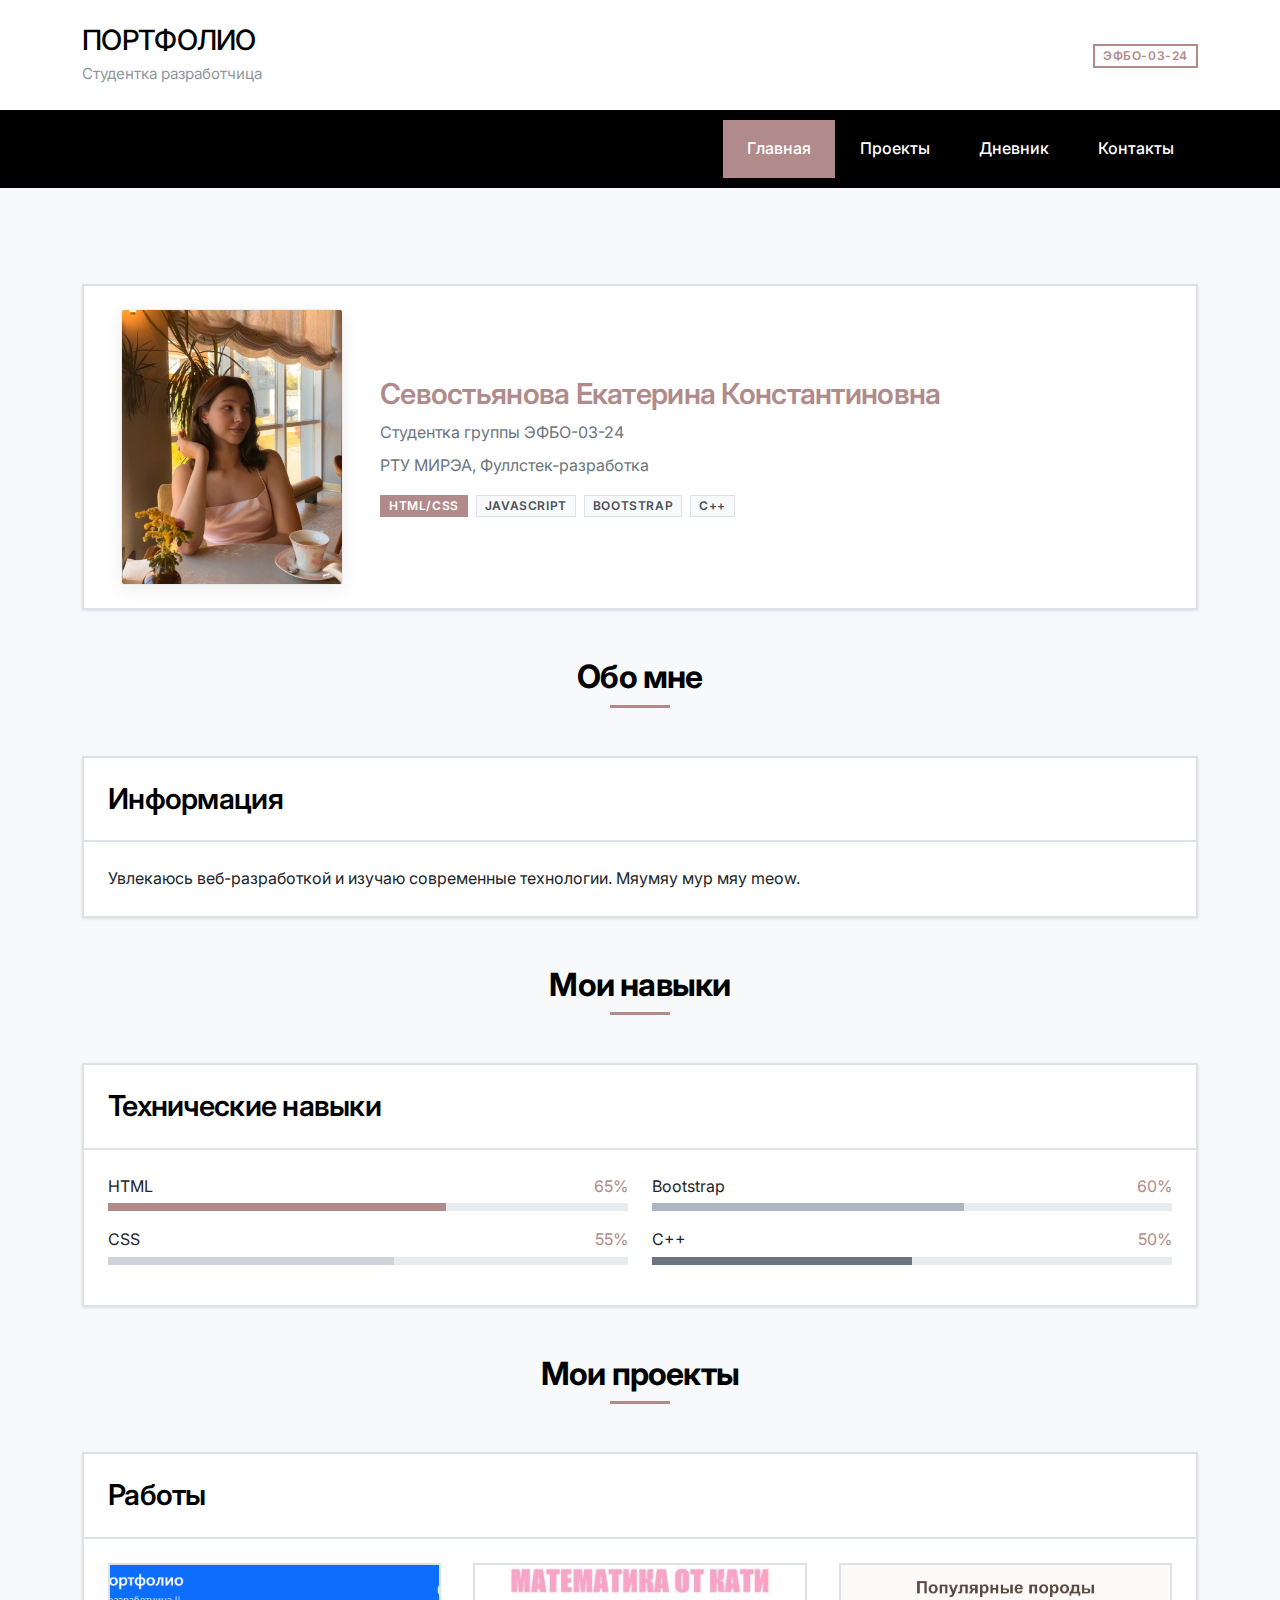
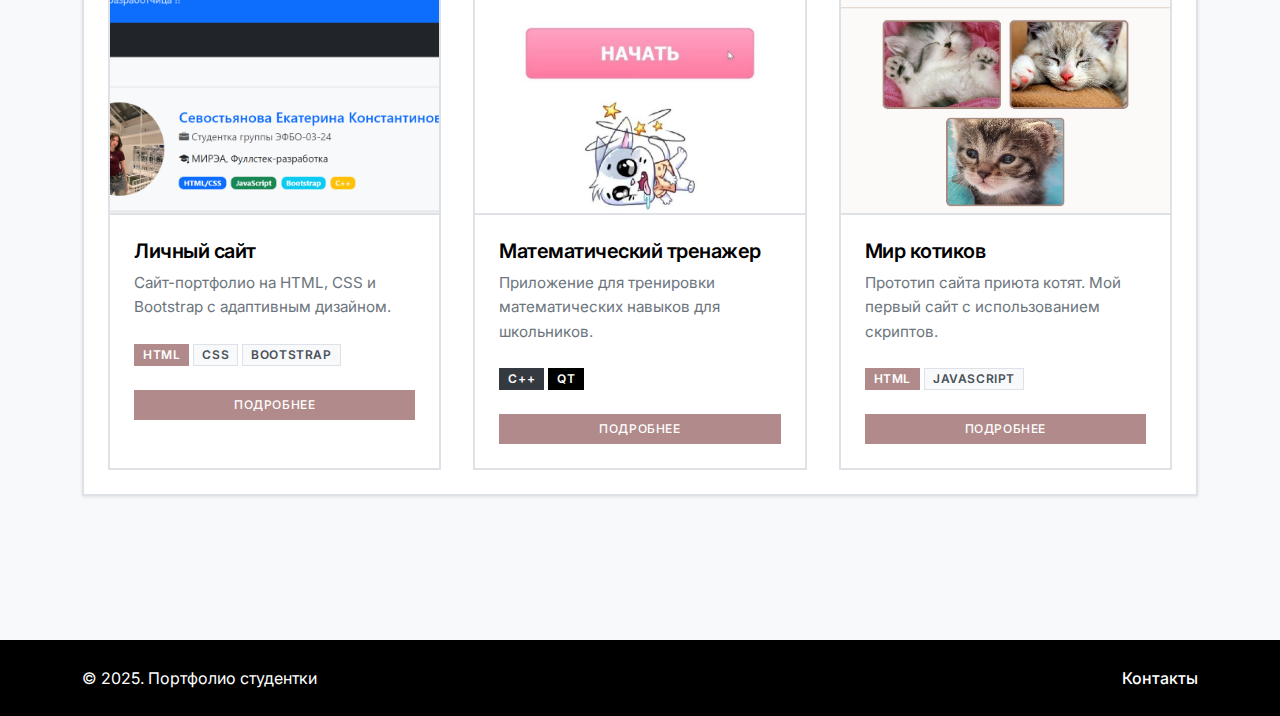
<file: index.html>
<!DOCTYPE html>
<html lang="ru">
<head>
    <meta charset="UTF-8">
    <meta name="viewport" content="width=device-width, initial-scale=1.0, viewport-fit=cover">
    <title>ПОРТФОЛИО</title>
    <link href="https://cdn.jsdelivr.net/npm/bootstrap@5.3.2/dist/css/bootstrap.min.css" rel="stylesheet">
    <link rel="stylesheet" href="https://fonts.googleapis.com/css2?family=Inter:wght@300;400;500;600;700&display=swap">
    <link rel="stylesheet" href="styles/styles.css">
</head>
<body class="bg-light">
    <a href="#main-content" class="skip-link">Перейти к основному содержимому</a>
    
    <div class="page-container">
        <header class="bg-primary text-white py-4" role="banner">
            <div class="container">
                <div class="row align-items-center">
                    <div class="col-md-8">
                        <h1 class="h3 mb-1">ПОРТФОЛИО</h1>
                        <p class="mb-0 opacity-75">Студентка разработчица</p>
                    </div>
                    <div class="col-md-4 text-md-end">
                        <span class="badge bg-light text-primary">ЭФБО-03-24</span>
                    </div>
                </div>
            </div>
        </header>

        <nav class="navbar navbar-expand-lg navbar-dark bg-dark sticky-top" role="navigation" aria-label="Основная навигация">
            <div class="container">
                <button class="navbar-toggler" type="button" data-bs-toggle="collapse" data-bs-target="#navbarNav" aria-controls="navbarNav" aria-expanded="false" aria-label="Переключить навигацию">
                    <span class="navbar-toggler-icon"></span>
                </button>
                <div class="collapse navbar-collapse" id="navbarNav">
                    <ul class="navbar-nav ms-auto">
                        <li class="nav-item">
                            <a class="nav-link active" href="index.html" aria-current="page">Главная</a>
                        </li>
                        <li class="nav-item">
                            <a class="nav-link" href="pages/projects.html">Проекты</a>
                        </li>
                        <li class="nav-item">
                            <a class="nav-link" href="pages/diary.html">Дневник</a>
                        </li>
                        <li class="nav-item">
                            <a class="nav-link" href="pages/contacts.html">Контакты</a>
                        </li>
                    </ul>
                </div>
            </div>
        </nav>

        <main id="main-content" class="container my-5" role="main">
            <section id="profile" class="mb-5">
                <div class="card shadow-sm">
                    <div class="card-body p-4">
                        <div class="row align-items-center">
                            <div class="col-md-3 text-center mb-4 mb-md-0">
                                <img src="images/me.jpg" alt="Фото студента Севостьяновой Екатерины" class="profile-image" width="200" height="200">
                            </div>
                            <div class="col-md-9">
                                <h2 class="card-title h4 text-primary mb-2">Севостьянова Екатерина Константиновна</h2>
                                <p class="card-text text-muted mb-2">Студентка группы ЭФБО-03-24</p>
                                <p class="card-text text-muted mb-3">РТУ МИРЭА, Фуллстек-разработка</p>
                                <div class="d-flex gap-2 flex-wrap">
                                    <span class="badge bg-primary">HTML/CSS</span>
                                    <span class="badge bg-success">JavaScript</span>
                                    <span class="badge bg-info">Bootstrap</span>
                                    <span class="badge bg-warning">C++</span>
                                </div>
                            </div>
                        </div>
                    </div>
                </div>
            </section>

            <section id="about" class="mb-5">
                <h2 class="section-title">Обо мне</h2>
                <div class="card shadow-sm">
                    <div class="card-header bg-light">
                        <h3 class="card-title h5 mb-0">Информация</h3>
                    </div>
                    <div class="card-body">
                        <p class="card-text">
                            Увлекаюсь веб-разработкой и изучаю современные технологии.
                            Мяумяу мур мяу meow.
                        </p>
                    </div>
                </div>
            </section>

            <section id="skills" class="mb-5">
                <h2 class="section-title">Мои навыки</h2>
                <div class="card shadow-sm">
                    <div class="card-header bg-light">
                        <h3 class="card-title h5 mb-0">Технические навыки</h3>
                    </div>
                    <div class="card-body">
                        <div class="row">
                            <div class="col-md-6 mb-4 mb-md-0">
                                <div class="mb-3">
                                    <div class="d-flex justify-content-between mb-1">
                                        <span>HTML</span>
                                        <span class="text-primary">65%</span>
                                    </div>
                                    <div class="progress" style="height: 8px;">
                                        <div class="progress-bar bg-primary" style="width: 65%" role="progressbar" aria-valuenow="65" aria-valuemin="0" aria-valuemax="100"></div>
                                    </div>
                                </div>
                                <div class="mb-3">
                                    <div class="d-flex justify-content-between mb-1">
                                        <span>CSS</span>
                                        <span class="text-primary">55%</span>
                                    </div>
                                    <div class="progress" style="height: 8px;">
                                        <div class="progress-bar bg-success" style="width: 55%" role="progressbar" aria-valuenow="55" aria-valuemin="0" aria-valuemax="100"></div>
                                    </div>
                                </div>
                            </div>
                            <div class="col-md-6">
                                <div class="mb-3">
                                    <div class="d-flex justify-content-between mb-1">
                                        <span>Bootstrap</span>
                                        <span class="text-primary">60%</span>
                                    </div>
                                    <div class="progress" style="height: 8px;">
                                        <div class="progress-bar bg-info" style="width: 60%" role="progressbar" aria-valuenow="60" aria-valuemin="0" aria-valuemax="100"></div>
                                    </div>
                                </div>
                                <div class="mb-3">
                                    <div class="d-flex justify-content-between mb-1">
                                        <span>C++</span>
                                        <span class="text-primary">50%</span>
                                    </div>
                                    <div class="progress" style="height: 8px;">
                                        <div class="progress-bar bg-warning" style="width: 50%" role="progressbar" aria-valuenow="50" aria-valuemin="0" aria-valuemax="100"></div>
                                    </div>
                                </div>
                            </div>
                        </div>
                    </div>
                </div>
            </section>

            <section id="projects">
                <h2 class="section-title">Мои проекты</h2>
                <div class="card shadow-sm">
                    <div class="card-header bg-light">
                        <h3 class="card-title h5 mb-0">Работы</h3>
                    </div>
                    <div class="card-body">
                        <div class="projects-grid">
                            <div class="project-card">
                                <img src="images/port.png" class="project-image" alt="Личный сайт - скриншот главной страницы портфолио" loading="lazy" width="400" height="300">
                                <div class="project-content">
                                    <h4 class="project-title">Личный сайт</h4>
                                    <p class="project-description">
                                        Сайт-портфолио на HTML, CSS и Bootstrap с адаптивным дизайном.
                                    </p>
                                    <div class="project-tags">
                                        <span class="badge bg-primary">HTML</span>
                                        <span class="badge bg-success">CSS</span>
                                        <span class="badge bg-info">Bootstrap</span>
                                    </div>
                                    <a href="pages/projects.html" class="btn btn-primary btn-sm w-100">Подробнее</a>
                                </div>
                            </div>

                            <div class="project-card">
                                <img src="images/tren.jpg" class="project-image" alt="Математический тренажер - интерфейс приложения" loading="lazy" width="400" height="300">
                                <div class="project-content">
                                    <h4 class="project-title">Математический тренажер</h4>
                                    <p class="project-description">
                                        Приложение для тренировки математических навыков для школьников.
                                    </p>
                                    <div class="project-tags">
                                        <span class="badge bg-secondary">C++</span>
                                        <span class="badge bg-dark">QT</span>
                                    </div>
                                    <a href="pages/projects.html" class="btn btn-primary btn-sm w-100">Подробнее</a>
                                </div>
                            </div>

                            <div class="project-card">
                                <img src="images/kot.png" class="project-image" alt="Мир котиков - главная страница сайта про кошек" loading="lazy" width="400" height="300">
                                <div class="project-content">
                                    <h4 class="project-title">Мир котиков</h4>
                                    <p class="project-description">
                                        Прототип сайта приюта котят. Мой первый сайт с использованием скриптов.
                                    </p>
                                    <div class="project-tags">
                                        <span class="badge bg-primary">HTML</span>
                                        <span class="badge bg-info">JavaScript</span>
                                    </div>
                                    <a href="pages/projects.html" class="btn btn-primary btn-sm w-100">Подробнее</a>
                                </div>
                            </div>
                        </div>
                    </div>
                </div>
            </section>
        </main>

        <footer class="bg-dark text-white py-4 mt-5" role="contentinfo">
            <div class="container">
                <div class="row align-items-center">
                    <div class="col-md-6">
                        <p class="mb-0">&copy; 2025. Портфолио студентки</p>
                    </div>
                    <div class="col-md-6 text-md-end">
                        <a href="pages/contacts.html" class="text-white text-decoration-none">Контакты</a>
                    </div>
                </div>
            </div>
        </footer>
    </div>

    <script src="https://cdn.jsdelivr.net/npm/bootstrap@5.3.2/dist/js/bootstrap.bundle.min.js"></script>
</body>
</html>
</file>
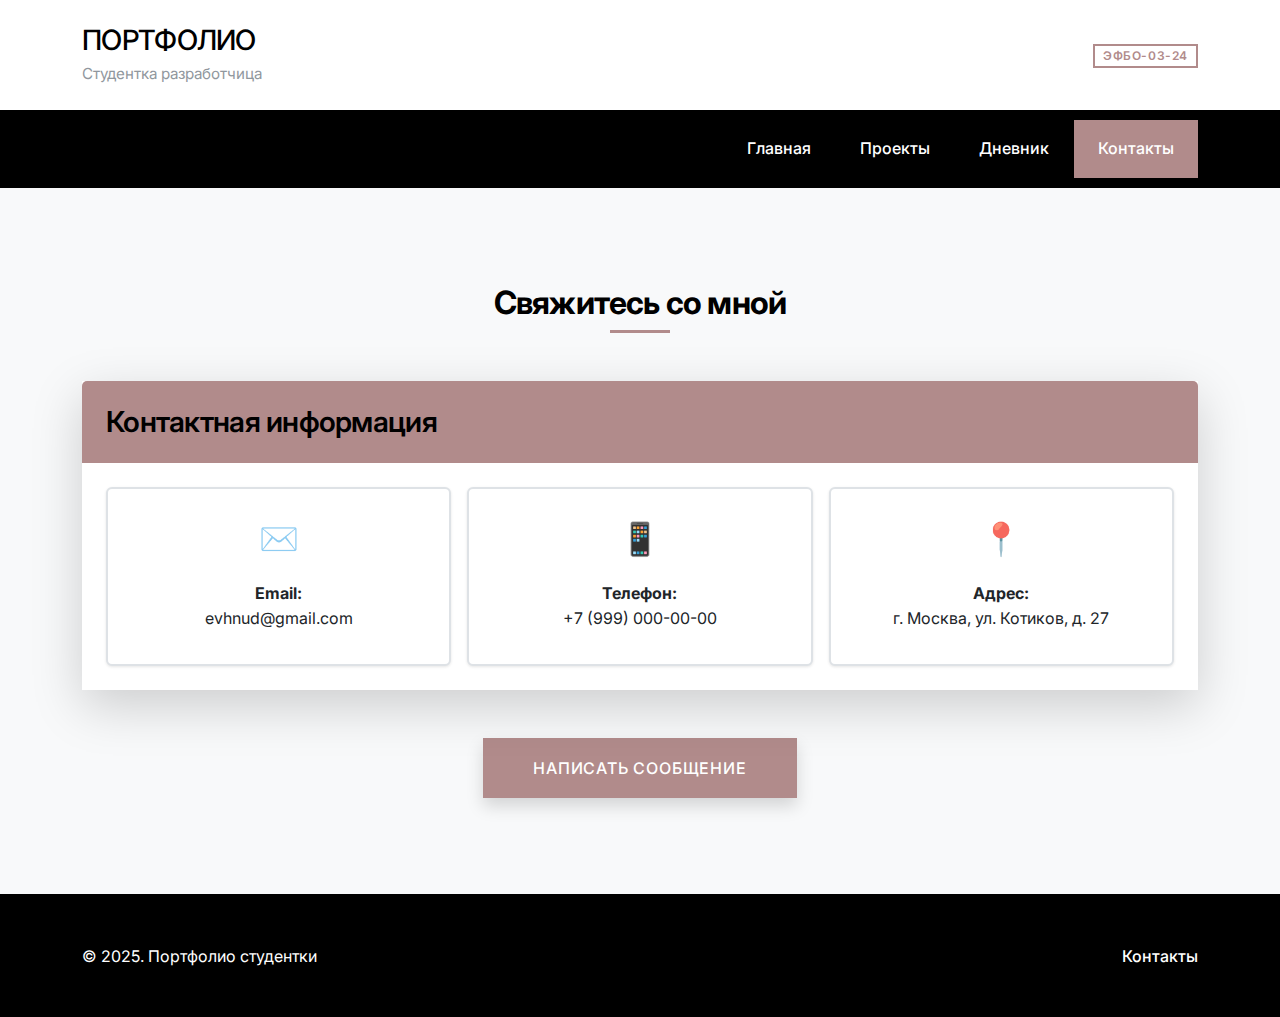
<file: pages/contacts.html>
<!DOCTYPE html>
<html lang="ru">
<head>
    <meta charset="UTF-8">
    <meta name="viewport" content="width=device-width, initial-scale=1.0, viewport-fit=cover">
    <title>Контакты - ПОРТФОЛИО</title>
    <link href="https://cdn.jsdelivr.net/npm/bootstrap@5.3.2/dist/css/bootstrap.min.css" rel="stylesheet">
    <link rel="stylesheet" href="https://fonts.googleapis.com/css2?family=Inter:wght@300;400;500;600;700&display=swap">
    <link rel="stylesheet" href="../styles/styles.css">
</head>
<body class="bg-light">
    <a href="#main-content" class="skip-link">Перейти к основному содержимому</a>

    <div class="page-container">
        <header class="bg-primary text-white py-4" role="banner">
            <div class="container">
                <div class="row align-items-center">
                    <div class="col-md-8">
                        <h1 class="h3 mb-1">ПОРТФОЛИО</h1>
                        <p class="mb-0 opacity-75">Студентка разработчица</p>
                    </div>
                    <div class="col-md-4 text-md-end">
                        <span class="badge bg-light text-primary">ЭФБО-03-24</span>
                    </div>
                </div>
            </div>
        </header>

        <nav class="navbar navbar-expand-lg navbar-dark bg-dark sticky-top" role="navigation" aria-label="Основная навигация">
            <div class="container">
                <button class="navbar-toggler" type="button" data-bs-toggle="collapse" data-bs-target="#navbarNav" aria-controls="navbarNav" aria-expanded="false" aria-label="Переключить навигацию">
                    <span class="navbar-toggler-icon"></span>
                </button>
                <div class="collapse navbar-collapse" id="navbarNav">
                    <ul class="navbar-nav ms-auto">
                        <li class="nav-item">
                            <a class="nav-link" href="../index.html">Главная</a>
                        </li>
                        <li class="nav-item">
                            <a class="nav-link" href="projects.html">Проекты</a>
                        </li>
                        <li class="nav-item">
                            <a class="nav-link" href="diary.html">Дневник</a>
                        </li>
                        <li class="nav-item">
                            <a class="nav-link active" href="contacts.html" aria-current="page">Контакты</a>
                        </li>
                    </ul>
                </div>
            </div>
        </nav>

        <main id="main-content" class="container my-5" role="main">
            <section id="contacts-section">
                <h1 class="section-title">Свяжитесь со мной</h1>

                <div class="card shadow-lg mb-5 border-0"> <!-- Изменено: убрана обводка, добавлена тень -->
                    <div class="card-header bg-primary text-white">
                        <h2 class="card-title h5 mb-0">Контактная информация</h2>
                    </div>
                    <div class="card-body">
                        <div class="row g-3">
                            <div class="col-lg-4 col-md-6">
                                <div class="text-center contact-item shadow-sm p-4 rounded bg-white"> <!-- Добавлены тени -->
                                    <div class="contact-icon">✉️</div>
                                    <p class="mb-2"><strong>Email:</strong><br>evhnud@gmail.com</p>
                                </div>
                            </div>
                            <div class="col-lg-4 col-md-6">
                                <div class="text-center contact-item shadow-sm p-4 rounded bg-white"> <!-- Добавлены тени -->
                                    <div class="contact-icon">📱</div>
                                    <p class="mb-2"><strong>Телефон:</strong><br>+7 (999) 000-00-00</p>
                                </div>
                            </div>
                            <div class="col-lg-4 col-md-6">
                                <div class="text-center contact-item shadow-sm p-4 rounded bg-white"> <!-- Добавлены тени -->
                                    <div class="contact-icon">📍</div>
                                    <p class="mb-0"><strong>Адрес:</strong><br>г. Москва, ул. Котиков, д. 27</p>
                                </div>
                            </div>
                        </div>
                    </div>
                </div>

                <div class="text-center">
                    <button class="btn btn-primary btn-lg px-5 py-3 shadow" data-bs-toggle="modal" data-bs-target="#feedbackModal" aria-label="Открыть форму обратной связи">
                        Написать сообщение
                    </button>
                </div>
            </section>
        </main>

        <footer class="bg-dark text-white py-5 mt-auto" role="contentinfo">
            <div class="container">
                <div class="row align-items-center">
                    <div class="col-md-6">
                        <p class="mb-0">&copy; 2025. Портфолио студентки</p>
                    </div>
                    <div class="col-md-6 text-md-end">
                        <a href="contacts.html" class="text-white text-decoration-none">Контакты</a>
                    </div>
                </div>
            </div>
        </footer>
    </div>

    <!-- Modal for Feedback Form -->
    <div class="modal fade" id="feedbackModal" tabindex="-1" aria-labelledby="feedbackModalLabel" aria-hidden="true" role="dialog">
        <div class="modal-dialog modal-dialog-centered">
            <div class="modal-content">
                <div class="modal-header bg-primary text-white">
                    <h2 class="modal-title h5" id="feedbackModalLabel">Форма обратной связи</h2>
                    <button type="button" class="btn-close btn-close-white" data-bs-dismiss="modal" aria-label="Закрыть"></button>
                </div>
                <div class="modal-body">
                    <form id="feedbackForm" novalidate>
                        <div class="mb-3">
                            <label for="name" class="form-label">
                                Имя <span class="text-danger" aria-hidden="true">*</span>
                            </label>
                            <input type="text" class="form-control" id="name" name="name" required 
                                   aria-required="true" aria-describedby="name-help" placeholder="Введите ваше имя">
                            <div id="name-help" class="form-text">Введите ваше полное имя</div>
                            <div class="invalid-feedback" id="name-error">Пожалуйста, введите ваше имя</div>
                        </div>

                        <div class="mb-3">
                            <label for="phone" class="form-label">
                                Телефон <span class="text-danger" aria-hidden="true">*</span>
                            </label>
                            <input type="tel" class="form-control" id="phone" name="phone" required 
                                   aria-required="true" pattern="\+7\s?[\(]{0,1}[0-9]{3}[\)]{0,1}\s?\d{3}[-]{0,1}\d{2}[-]{0,1}\d{2}"
                                   aria-describedby="phone-help" placeholder="+7 (999) 000-00-00">
                            <div id="phone-help" class="form-text">Формат: +7 (999) 000-00-00</div>
                            <div class="invalid-feedback" id="phone-error">Пожалуйста, введите корректный номер телефона</div>
                        </div>

                        <div class="mb-3">
                            <label for="email" class="form-label">
                                Электронная почта <span class="text-danger" aria-hidden="true">*</span>
                            </label>
                            <input type="email" class="form-control" id="email" name="email" required 
                                   aria-required="true" aria-describedby="email-help" placeholder="example@mail.ru">
                            <div id="email-help" class="form-text">Мы отправим ответ на этот адрес</div>
                            <div class="invalid-feedback" id="email-error">Пожалуйста, введите корректный email адрес</div>
                        </div>

                        <div class="mb-3">
                            <label for="category" class="form-label">
                                Категория обращения <span class="text-danger" aria-hidden="true">*</span>
                            </label>
                            <select id="category" name="category" class="form-select" required aria-required="true">
                                <option value="">Выберите категорию</option>
                                <option value="technical">Техническая поддержка</option>
                                <option value="commercial">Коммерческое предложение</option>
                                <option value="cooperation">Сотрудничество</option>
                                <option value="complaint">Жалоба</option>
                                <option value="suggestion">Предложение</option>
                                <option value="other">Другое</option>
                            </select>
                            <div class="invalid-feedback" id="category-error">Пожалуйста, выберите категорию обращения</div>
                        </div>

                        <div class="mb-4">
                            <label for="message" class="form-label">
                                Текст обращения <span class="text-danger" aria-hidden="true">*</span>
                            </label>
                            <textarea class="form-control" id="message" name="message" rows="4" required 
                                      aria-required="true" aria-describedby="message-help"
                                      placeholder="Опишите вашу проблему или вопрос..."></textarea>
                            <div id="message-help" class="form-text">Опишите подробно ваш вопрос или предложение</div>
                            <div class="invalid-feedback" id="message-error">Пожалуйста, введите текст обращения</div>
                        </div>

                        <div class="modal-footer justify-content-between">
                            <button type="button" class="btn btn-secondary" data-bs-dismiss="modal">Отмена</button>
                            <button type="submit" class="btn btn-primary">Отправить</button>
                        </div>
                    </form>
                </div>
            </div>
        </div>
    </div>

    <!-- Уведомление об успешной отправке -->
    <div id="success-message" class="alert alert-success alert-dismissible fade position-fixed top-0 start-50 translate-middle-x mt-3" 
         role="alert" aria-live="polite" aria-atomic="true" style="display: none; z-index: 1060;">
        <div class="d-flex align-items-center">
            <span>Сообщение успешно отправлено!</span>
            <button type="button" class="btn-close ms-2" data-bs-dismiss="alert" aria-label="Закрыть"></button>
        </div>
    </div>

    <script src="https://cdn.jsdelivr.net/npm/bootstrap@5.3.2/dist/js/bootstrap.bundle.min.js"></script>
    <script src="../scripts/contact.js"></script>
</body>
</html>
</file>
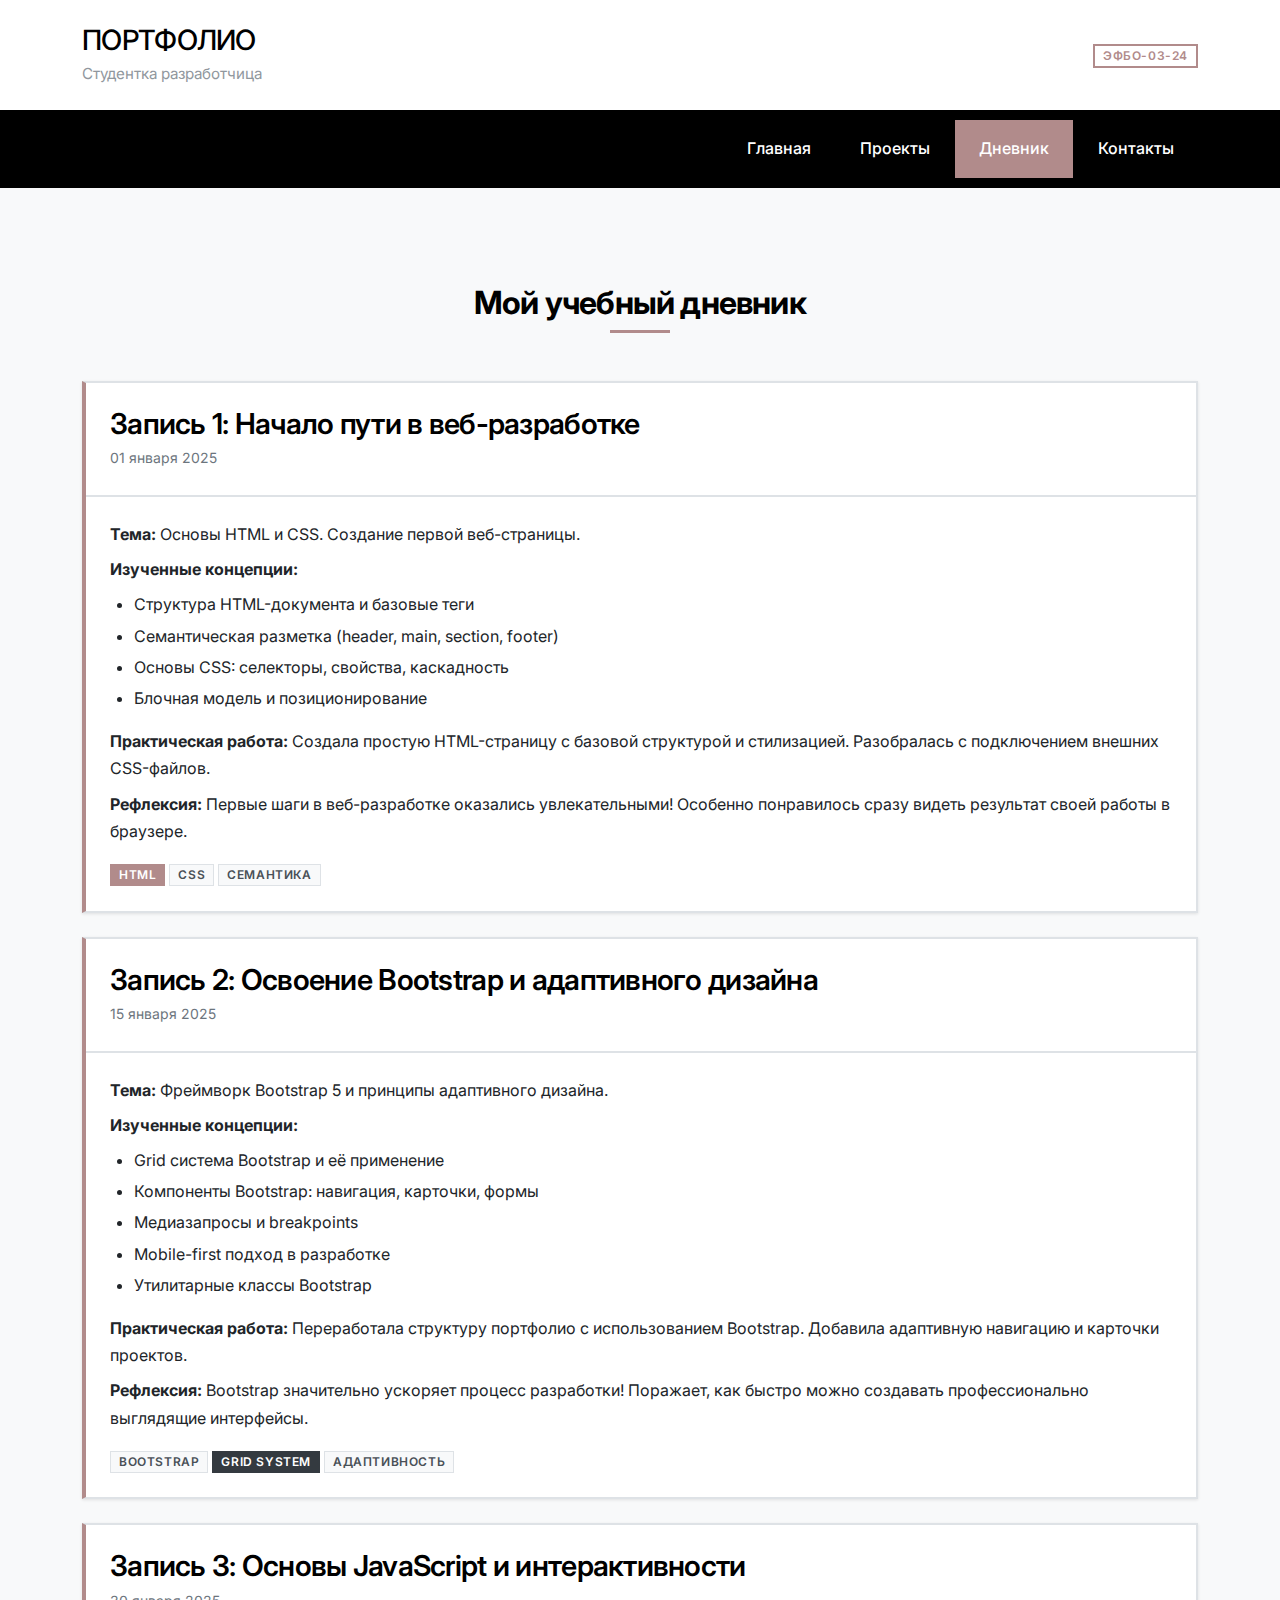
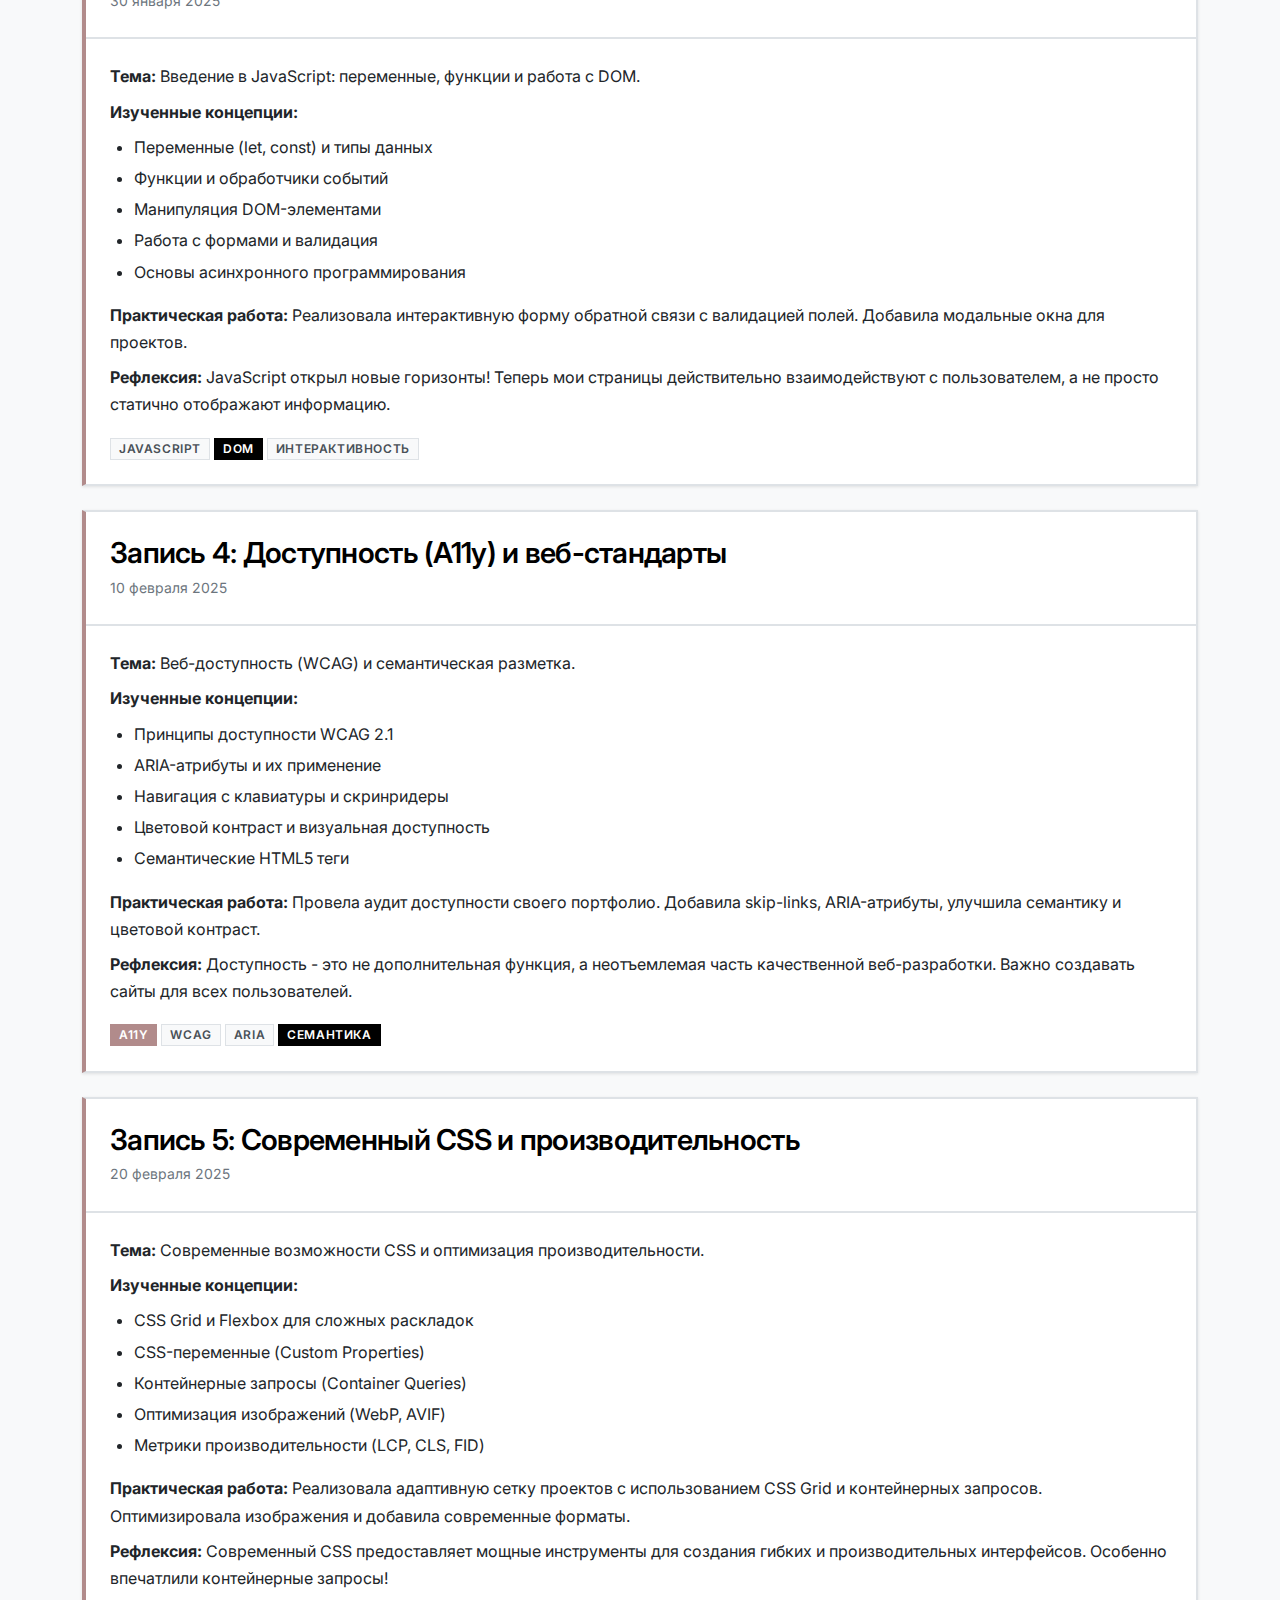
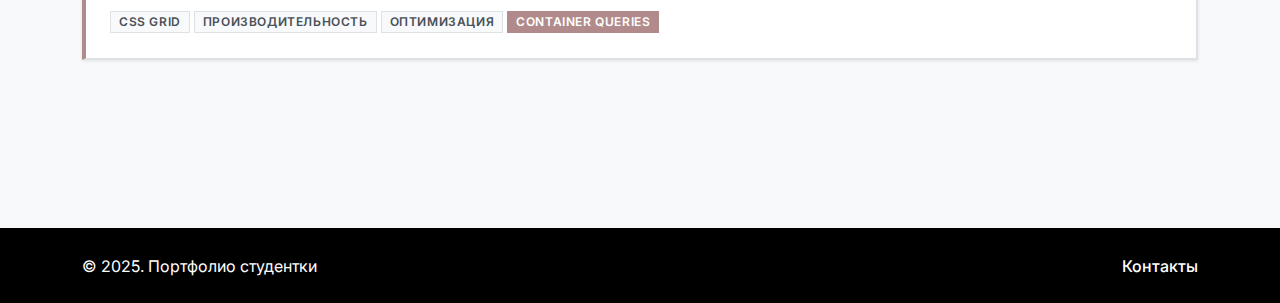
<file: pages/diary.html>
<!DOCTYPE html>
<html lang="ru">
<head>
    <meta charset="UTF-8">
    <meta name="viewport" content="width=device-width, initial-scale=1.0, viewport-fit=cover">
    <title>Дневник - ПОРТФОЛИО</title>
    <link href="https://cdn.jsdelivr.net/npm/bootstrap@5.3.2/dist/css/bootstrap.min.css" rel="stylesheet">
    <link rel="stylesheet" href="https://fonts.googleapis.com/css2?family=Inter:wght@300;400;500;600;700&display=swap">
    <link rel="stylesheet" href="../styles/styles.css">
</head>
<body class="bg-light">
    <a href="#main-content" class="skip-link">Перейти к основному содержимому</a>
    
    <div class="page-container">
        <header class="bg-primary text-white py-4" role="banner">
            <div class="container">
                <div class="row align-items-center">
                    <div class="col-md-8">
                        <h1 class="h3 mb-1">ПОРТФОЛИО</h1>
                        <p class="mb-0 opacity-75">Студентка разработчица</p>
                    </div>
                    <div class="col-md-4 text-md-end">
                        <span class="badge bg-light text-primary">ЭФБО-03-24</span>
                    </div>
                </div>
            </div>
        </header>

        <nav class="navbar navbar-expand-lg navbar-dark bg-dark sticky-top" role="navigation" aria-label="Основная навигация">
            <div class="container">
                <button class="navbar-toggler" type="button" data-bs-toggle="collapse" data-bs-target="#navbarNav" aria-controls="navbarNav" aria-expanded="false" aria-label="Переключить навигацию">
                    <span class="navbar-toggler-icon"></span>
                </button>
                <div class="collapse navbar-collapse" id="navbarNav">
                    <ul class="navbar-nav ms-auto">
                        <li class="nav-item">
                            <a class="nav-link" href="../index.html">Главная</a>
                        </li>
                        <li class="nav-item">
                            <a class="nav-link" href="projects.html">Проекты</a>
                        </li>
                        <li class="nav-item">
                            <a class="nav-link active" href="diary.html" aria-current="page">Дневник</a>
                        </li>
                        <li class="nav-item">
                            <a class="nav-link" href="contacts.html">Контакты</a>
                        </li>
                    </ul>
                </div>
            </div>
        </nav>

        <main id="main-content" class="container my-5" role="main">
            <section id="diary-section">
                <h1 class="section-title">Мой учебный дневник</h1>

                <div class="diary-timeline">
                    <article class="diary-entry card mb-4 shadow-sm">
                        <div class="card-header bg-light">
                            <h2 class="card-title h5 mb-1">
                                Запись 1: Начало пути в веб-разработке
                            </h2>
                            <time datetime="2025-01-01" class="text-muted small">
                                01 января 2025
                            </time>
                        </div>
                        <div class="card-body">
                            <div class="entry-content">
                                <p class="mb-2"><strong>Тема:</strong> Основы HTML и CSS. Создание первой веб-страницы.</p>
                                <p class="mb-2"><strong>Изученные концепции:</strong></p>
                                <ul class="mb-3">
                                    <li>Структура HTML-документа и базовые теги</li>
                                    <li>Семантическая разметка (header, main, section, footer)</li>
                                    <li>Основы CSS: селекторы, свойства, каскадность</li>
                                    <li>Блочная модель и позиционирование</li>
                                </ul>
                                <p class="mb-2"><strong>Практическая работа:</strong> Создала простую HTML-страницу с базовой структурой и стилизацией. Разобралась с подключением внешних CSS-файлов.</p>
                                <p class="mb-0"><strong>Рефлексия:</strong> Первые шаги в веб-разработке оказались увлекательными! Особенно понравилось сразу видеть результат своей работы в браузере.</p>
                            </div>
                            <div class="entry-tags mt-3">
                                <span class="badge bg-primary">HTML</span>
                                <span class="badge bg-success">CSS</span>
                                <span class="badge bg-info">Семантика</span>
                            </div>
                        </div>
                    </article>

                    <article class="diary-entry card mb-4 shadow-sm">
                        <div class="card-header bg-light">
                            <h2 class="card-title h5 mb-1">
                                Запись 2: Освоение Bootstrap и адаптивного дизайна
                            </h2>
                            <time datetime="2025-01-15" class="text-muted small">
                                15 января 2025
                            </time>
                        </div>
                        <div class="card-body">
                            <div class="entry-content">
                                <p class="mb-2"><strong>Тема:</strong> Фреймворк Bootstrap 5 и принципы адаптивного дизайна.</p>
                                <p class="mb-2"><strong>Изученные концепции:</strong></p>
                                <ul class="mb-3">
                                    <li>Grid система Bootstrap и её применение</li>
                                    <li>Компоненты Bootstrap: навигация, карточки, формы</li>
                                    <li>Медиазапросы и breakpoints</li>
                                    <li>Mobile-first подход в разработке</li>
                                    <li>Утилитарные классы Bootstrap</li>
                                </ul>
                                <p class="mb-2"><strong>Практическая работа:</strong> Переработала структуру портфолио с использованием Bootstrap. Добавила адаптивную навигацию и карточки проектов.</p>
                                <p class="mb-0"><strong>Рефлексия:</strong> Bootstrap значительно ускоряет процесс разработки! Поражает, как быстро можно создавать профессионально выглядящие интерфейсы.</p>
                            </div>
                            <div class="entry-tags mt-3">
                                <span class="badge bg-info">Bootstrap</span>
                                <span class="badge bg-secondary">Grid System</span>
                                <span class="badge bg-warning">Адаптивность</span>
                            </div>
                        </div>
                    </article>

                    <article class="diary-entry card mb-4 shadow-sm">
                        <div class="card-header bg-light">
                            <h2 class="card-title h5 mb-1">
                                Запись 3: Основы JavaScript и интерактивности
                            </h2>
                            <time datetime="2025-01-30" class="text-muted small">
                                30 января 2025
                            </time>
                        </div>
                        <div class="card-body">
                            <div class="entry-content">
                                <p class="mb-2"><strong>Тема:</strong> Введение в JavaScript: переменные, функции и работа с DOM.</p>
                                <p class="mb-2"><strong>Изученные концепции:</strong></p>
                                <ul class="mb-3">
                                    <li>Переменные (let, const) и типы данных</li>
                                    <li>Функции и обработчики событий</li>
                                    <li>Манипуляция DOM-элементами</li>
                                    <li>Работа с формами и валидация</li>
                                    <li>Основы асинхронного программирования</li>
                                </ul>
                                <p class="mb-2"><strong>Практическая работа:</strong> Реализовала интерактивную форму обратной связи с валидацией полей. Добавила модальные окна для проектов.</p>
                                <p class="mb-0"><strong>Рефлексия:</strong> JavaScript открыл новые горизонты! Теперь мои страницы действительно взаимодействуют с пользователем, а не просто статично отображают информацию.</p>
                            </div>
                            <div class="entry-tags mt-3">
                                <span class="badge bg-warning">JavaScript</span>
                                <span class="badge bg-dark">DOM</span>
                                <span class="badge bg-success">Интерактивность</span>
                            </div>
                        </div>
                    </article>

                    <article class="diary-entry card mb-4 shadow-sm">
                        <div class="card-header bg-light">
                            <h2 class="card-title h5 mb-1">
                                Запись 4: Доступность (A11y) и веб-стандарты
                            </h2>
                            <time datetime="2025-02-10" class="text-muted small">
                                10 февраля 2025
                            </time>
                        </div>
                        <div class="card-body">
                            <div class="entry-content">
                                <p class="mb-2"><strong>Тема:</strong> Веб-доступность (WCAG) и семантическая разметка.</p>
                                <p class="mb-2"><strong>Изученные концепции:</strong></p>
                                <ul class="mb-3">
                                    <li>Принципы доступности WCAG 2.1</li>
                                    <li>ARIA-атрибуты и их применение</li>
                                    <li>Навигация с клавиатуры и скринридеры</li>
                                    <li>Цветовой контраст и визуальная доступность</li>
                                    <li>Семантические HTML5 теги</li>
                                </ul>
                                <p class="mb-2"><strong>Практическая работа:</strong> Провела аудит доступности своего портфолио. Добавила skip-links, ARIA-атрибуты, улучшила семантику и цветовой контраст.</p>
                                <p class="mb-0"><strong>Рефлексия:</strong> Доступность - это не дополнительная функция, а неотъемлемая часть качественной веб-разработки. Важно создавать сайты для всех пользователей.</p>
                            </div>
                            <div class="entry-tags mt-3">
                                <span class="badge bg-primary">A11y</span>
                                <span class="badge bg-success">WCAG</span>
                                <span class="badge bg-info">ARIA</span>
                                <span class="badge bg-dark">Семантика</span>
                            </div>
                        </div>
                    </article>

                    <article class="diary-entry card mb-4 shadow-sm">
                        <div class="card-header bg-light">
                            <h2 class="card-title h5 mb-1">
                                Запись 5: Современный CSS и производительность
                            </h2>
                            <time datetime="2025-02-20" class="text-muted small">
                                20 февраля 2025
                            </time>
                        </div>
                        <div class="card-body">
                            <div class="entry-content">
                                <p class="mb-2"><strong>Тема:</strong> Современные возможности CSS и оптимизация производительности.</p>
                                <p class="mb-2"><strong>Изученные концепции:</strong></p>
                                <ul class="mb-3">
                                    <li>CSS Grid и Flexbox для сложных раскладок</li>
                                    <li>CSS-переменные (Custom Properties)</li>
                                    <li>Контейнерные запросы (Container Queries)</li>
                                    <li>Оптимизация изображений (WebP, AVIF)</li>
                                    <li>Метрики производительности (LCP, CLS, FID)</li>
                                </ul>
                                <p class="mb-2"><strong>Практическая работа:</strong> Реализовала адаптивную сетку проектов с использованием CSS Grid и контейнерных запросов. Оптимизировала изображения и добавила современные форматы.</p>
                                <p class="mb-0"><strong>Рефлексия:</strong> Современный CSS предоставляет мощные инструменты для создания гибких и производительных интерфейсов. Особенно впечатлили контейнерные запросы!</p>
                            </div>
                            <div class="entry-tags mt-3">
                                <span class="badge bg-success">CSS Grid</span>
                                <span class="badge bg-info">Производительность</span>
                                <span class="badge bg-warning">Оптимизация</span>
                                <span class="badge bg-primary">Container Queries</span>
                            </div>
                        </div>
                    </article>
                </div>
            </section>
        </main>

        <footer class="bg-dark text-white py-4 mt-5" role="contentinfo">
            <div class="container">
                <div class="row align-items-center">
                    <div class="col-md-6">
                        <p class="mb-0">&copy; 2025. Портфолио студентки</p>
                    </div>
                    <div class="col-md-6 text-md-end">
                        <a href="contacts.html" class="text-white text-decoration-none">Контакты</a>
                    </div>
                </div>
            </div>
        </footer>
    </div>

    <script src="https://cdn.jsdelivr.net/npm/bootstrap@5.3.2/dist/js/bootstrap.bundle.min.js"></script>
</body>
</html>
</file>
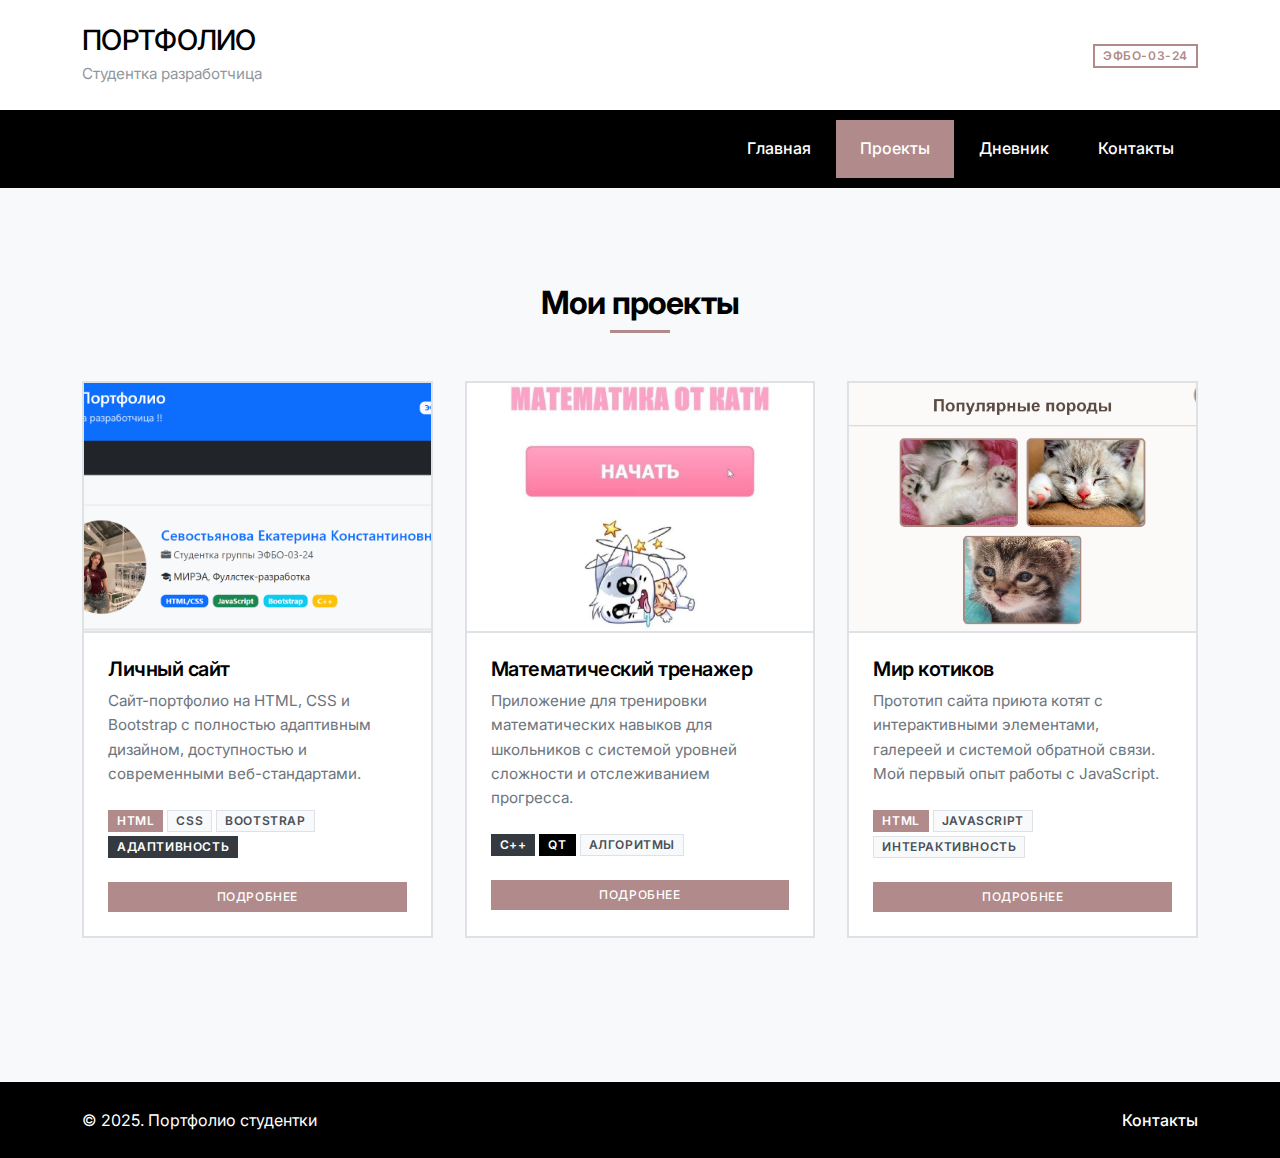
<file: pages/projects.html>
<!DOCTYPE html>
<html lang="ru">
<head>
    <meta charset="UTF-8">
    <meta name="viewport" content="width=device-width, initial-scale=1.0, viewport-fit=cover">
    <title>Проекты - ПОРТФОЛИО</title>
    <link href="https://cdn.jsdelivr.net/npm/bootstrap@5.3.2/dist/css/bootstrap.min.css" rel="stylesheet">
    <link rel="stylesheet" href="https://fonts.googleapis.com/css2?family=Inter:wght@300;400;500;600;700&display=swap">
    <link rel="stylesheet" href="../styles/styles.css">
</head>
<body class="bg-light">
    <a href="#main-content" class="skip-link">Перейти к основному содержимому</a>
    
    <div class="page-container">
        <header class="bg-primary text-white py-4" role="banner">
            <div class="container">
                <div class="row align-items-center">
                    <div class="col-md-8">
                        <h1 class="h3 mb-1">ПОРТФОЛИО</h1>
                        <p class="mb-0 opacity-75">Студентка разработчица</p>
                    </div>
                    <div class="col-md-4 text-md-end">
                        <span class="badge bg-light text-primary">ЭФБО-03-24</span>
                    </div>
                </div>
            </div>
        </header>

        <nav class="navbar navbar-expand-lg navbar-dark bg-dark sticky-top" role="navigation" aria-label="Основная навигация">
            <div class="container">
                <button class="navbar-toggler" type="button" data-bs-toggle="collapse" data-bs-target="#navbarNav" aria-controls="navbarNav" aria-expanded="false" aria-label="Переключить навигацию">
                    <span class="navbar-toggler-icon"></span>
                </button>
                <div class="collapse navbar-collapse" id="navbarNav">
                    <ul class="navbar-nav ms-auto">
                        <li class="nav-item">
                            <a class="nav-link" href="../index.html">Главная</a>
                        </li>
                        <li class="nav-item">
                            <a class="nav-link active" href="projects.html" aria-current="page">Проекты</a>
                        </li>
                        <li class="nav-item">
                            <a class="nav-link" href="diary.html">Дневник</a>
                        </li>
                        <li class="nav-item">
                            <a class="nav-link" href="contacts.html">Контакты</a>
                        </li>
                    </ul>
                </div>
            </div>
        </nav>

        <main id="main-content" class="container my-5" role="main">
            <section id="projects-main">
                <h1 class="section-title">Мои проекты</h1>

                <div class="projects-grid">
                    <div class="project-card">
                        <img src="../images/port.png" class="project-image" alt="Личный сайт - скриншот главной страницы портфолио" loading="lazy" width="400" height="300">
                        <div class="project-content">
                            <h2 class="project-title">Личный сайт</h2>
                            <p class="project-description">
                                Сайт-портфолио на HTML, CSS и Bootstrap с полностью адаптивным дизайном, доступностью и современными веб-стандартами.
                            </p>
                            <div class="project-tags">
                                <span class="badge bg-primary">HTML</span>
                                <span class="badge bg-success">CSS</span>
                                <span class="badge bg-info">Bootstrap</span>
                                <span class="badge bg-secondary">Адаптивность</span>
                            </div>
                            <button class="btn btn-primary btn-sm w-100" data-bs-toggle="modal" data-bs-target="#projectModal1" aria-label="Подробнее о проекте Личный сайт">
                                Подробнее
                            </button>
                        </div>
                    </div>

                    <div class="project-card">
                        <img src="../images/tren.jpg" class="project-image" alt="Математический тренажер - интерфейс приложения" loading="lazy" width="400" height="300">
                        <div class="project-content">
                            <h2 class="project-title">Математический тренажер</h2>
                            <p class="project-description">
                                Приложение для тренировки математических навыков для школьников с системой уровней сложности и отслеживанием прогресса.
                            </p>
                            <div class="project-tags">
                                <span class="badge bg-secondary">C++</span>
                                <span class="badge bg-dark">QT</span>
                                <span class="badge bg-warning">Алгоритмы</span>
                            </div>
                            <button class="btn btn-primary btn-sm w-100" data-bs-toggle="modal" data-bs-target="#projectModal2" aria-label="Подробнее о проекте Математический тренажер">
                                Подробнее
                            </button>
                        </div>
                    </div>

                    <div class="project-card">
                        <img src="../images/kot.png" class="project-image" alt="Мир котиков - главная страница сайта про кошек" loading="lazy" width="400" height="300">
                        <div class="project-content">
                            <h2 class="project-title">Мир котиков</h2>
                            <p class="project-description">
                                Прототип сайта приюта котят с интерактивными элементами, галереей и системой обратной связи. Мой первый опыт работы с JavaScript.
                            </p>
                            <div class="project-tags">
                                <span class="badge bg-primary">HTML</span>
                                <span class="badge bg-info">JavaScript</span>
                                <span class="badge bg-success">Интерактивность</span>
                            </div>
                            <button class="btn btn-primary btn-sm w-100" data-bs-toggle="modal" data-bs-target="#projectModal3" aria-label="Подробнее о проекте Мир котиков">
                                Подробнее
                            </button>
                        </div>
                    </div>
                </div>
            </section>
        </main>

        <footer class="bg-dark text-white py-4 mt-5" role="contentinfo">
            <div class="container">
                <div class="row align-items-center">
                    <div class="col-md-6">
                        <p class="mb-0">&copy; 2025. Портфолио студентки</p>
                    </div>
                    <div class="col-md-6 text-md-end">
                        <a href="contacts.html" class="text-white text-decoration-none">Контакты</a>
                    </div>
                </div>
            </div>
        </footer>
    </div>

    <!-- Модальные окна проектов -->
    <div class="modal fade" id="projectModal1" tabindex="-1" aria-labelledby="projectModal1Label" aria-hidden="true" role="dialog">
        <div class="modal-dialog modal-lg modal-dialog-centered">
            <div class="modal-content">
                <div class="modal-header bg-primary text-white">
                    <h2 class="modal-title h5" id="projectModal1Label">Личный сайт</h2>
                    <button type="button" class="btn-close btn-close-white" data-bs-dismiss="modal" aria-label="Закрыть"></button>
                </div>
                <div class="modal-body">
                    <div class="row">
                        <div class="col-md-6">
                            <img src="../images/port.png" class="img-fluid mb-3" alt="Полный скриншот личного сайта-портфолио">
                            <div class="d-flex flex-wrap gap-2 mb-3">
                                <span class="badge bg-primary">HTML</span>
                                <span class="badge bg-success">CSS</span>
                                <span class="badge bg-info">Bootstrap</span>
                                <span class="badge bg-secondary">Адаптивность</span>
                            </div>
                        </div>
                        <div class="col-md-6">
                            <h3 class="h6 mb-2">Описание проекта:</h3>
                            <p class="mb-3">Мой первый полноценный сайт-портфолио, созданный с нуля с использованием современных веб-технологий и принципов доступности.</p>
                            <h3 class="h6 mb-2">Основные функции:</h3>
                            <ul class="small mb-3">
                                <li class="mb-1">Полностью адаптивный дизайн для всех устройств</li>
                                <li class="mb-1">Семантическая HTML-разметка для доступности</li>
                                <li class="mb-1">Интерактивная навигация с подсветкой активной страницы</li>
                                <li class="mb-1">Форма обратной связи с валидацией</li>
                                <li>Поддержка темной темы системы</li>
                            </ul>
                            <h3 class="h6 mb-2">Технологии:</h3>
                            <p class="small">HTML5, CSS3, Bootstrap 5, JavaScript</p>
                        </div>
                    </div>
                </div>
                <div class="modal-footer">
                    <small class="text-muted me-auto">Сделано в октябре 2025</small>
                    <button type="button" class="btn btn-secondary" data-bs-dismiss="modal">Закрыть</button>
                </div>
            </div>
        </div>
    </div>

    <div class="modal fade" id="projectModal2" tabindex="-1" aria-labelledby="projectModal2Label" aria-hidden="true" role="dialog">
        <div class="modal-dialog modal-lg modal-dialog-centered">
            <div class="modal-content">
                <div class="modal-header bg-primary text-white">
                    <h2 class="modal-title h5" id="projectModal2Label">Математический тренажер</h2>
                    <button type="button" class="btn-close btn-close-white" data-bs-dismiss="modal" aria-label="Закрыть"></button>
                </div>
                <div class="modal-body">
                    <div class="row">
                        <div class="col-md-6">
                            <img src="../images/tren.jpg" class="img-fluid mb-3" alt="Интерфейс математического тренажера с примерами">
                            <div class="d-flex flex-wrap gap-2 mb-3">
                                <span class="badge bg-secondary">C++</span>
                                <span class="badge bg-dark">QT</span>
                                <span class="badge bg-warning">Алгоритмы</span>
                            </div>
                        </div>
                        <div class="col-md-6">
                            <h3 class="h6 mb-2">Описание проекта:</h3>
                            <p class="mb-3">Образовательное приложение для школьников, помогающее улучшить математические навыки через интерактивные упражнения.</p>
                            <h3 class="h6 mb-2">Основные функции:</h3>
                            <ul class="small mb-3">
                                <li class="mb-1">Генерация случайных математических примеров</li>
                                <li class="mb-1">Проверка ответов в реальном времени</li>
                                <li class="mb-1">Система подсчета баллов и прогресса</li>
                                <li class="mb-1">Несколько уровней сложности</li>
                                <li class="mb-1">Визуальная статистика успеваемости</li>
                                <li>Интуитивно понятный интерфейс</li>
                            </ul>
                            <h3 class="h6 mb-2">Технологии:</h3>
                            <p class="small">C++, QT Framework, STL, Алгоритмы генерации задач</p>
                        </div>
                    </div>
                </div>
                <div class="modal-footer">
                    <small class="text-muted me-auto">Сделано в мае 2025</small>
                    <button type="button" class="btn btn-secondary" data-bs-dismiss="modal">Закрыть</button>
                </div>
            </div>
        </div>
    </div>

    <div class="modal fade" id="projectModal3" tabindex="-1" aria-labelledby="projectModal3Label" aria-hidden="true" role="dialog">
        <div class="modal-dialog modal-lg modal-dialog-centered">
            <div class="modal-content">
                <div class="modal-header bg-primary text-white">
                    <h2 class="modal-title h5" id="projectModal3Label">Мир котиков</h2>
                    <button type="button" class="btn-close btn-close-white" data-bs-dismiss="modal" aria-label="Закрыть"></button>
                </div>
                <div class="modal-body">
                    <div class="row">
                        <div class="col-md-6">
                            <img src="../images/kot.png" class="img-fluid mb-3" alt="Главная страница сайта Мир котиков с фотографиями">
                            <div class="d-flex flex-wrap gap-2 mb-3">
                                <span class="badge bg-primary">HTML</span>
                                <span class="badge bg-info">JavaScript</span>
                                <span class="badge bg-success">Интерактивность</span>
                            </div>
                        </div>
                        <div class="col-md-6">
                            <h3 class="h6 mb-2">Описание проекта:</h3>
                            <p class="mb-3">Веб-сайт для виртуального приюта кошек, созданный как учебный проект для освоения основ фронтенд-разработки.</p>
                            <h3 class="h6 mb-2">Основные функции:</h3>
                            <ul class="small mb-3">
                                <li class="mb-1">Галерея фотографий котиков с лайтбоксом</li>
                                <li class="mb-1">Информация о различных породах кошек</li>
                                <li class="mb-1">Интерактивная форма для вопросов и заявок</li>
                                <li class="mb-1">Анимации и плавные переходы</li>
                                <li class="mb-1">Адаптивный дизайн для мобильных устройств</li>
                                <li>Система фильтрации по породам</li>
                            </ul>
                            <h3 class="h6 mb-2">Технологии:</h3>
                            <p class="small">HTML5, CSS3, Vanilla JavaScript, CSS Animations</p>
                        </div>
                    </div>
                </div>
                <div class="modal-footer">
                    <small class="text-muted me-auto">Сделано в сентябре 2025</small>
                    <button type="button" class="btn btn-secondary" data-bs-dismiss="modal">Закрыть</button>
                </div>
            </div>
        </div>
    </div>

    <script src="https://cdn.jsdelivr.net/npm/bootstrap@5.3.2/dist/js/bootstrap.bundle.min.js"></script>
    
</body>
</html>
</file>
<file: styles/styles.css>
:root {
    /* Минималистичная цветовая палитра */
    --color-primary: #b18b8b;
    --color-primary-dark: #8b6c6c;
    --color-primary-light: #d9c7c7;
    
    /* Черно-белая основа */
    --color-black: #000000;
    --color-white: #ffffff;
    --color-gray-100: #f8f9fa;
    --color-gray-200: #e9ecef;
    --color-gray-300: #dee2e6;
    --color-gray-400: #ced4da;
    --color-gray-500: #adb5bd;
    --color-gray-600: #6c757d;
    --color-gray-700: #495057;
    --color-gray-800: #343a40;
    --color-gray-900: #212529;
    
    /* Текст */
    --color-text: var(--color-gray-900);
    --color-text-light: var(--color-gray-600);
    --color-bg: var(--color-white);
    
    /* Границы */
    --color-border: var(--color-gray-300);
    --color-border-dark: var(--color-gray-800);
    
    /* Пространство */
    --space-xs: 0.25rem;
    --space-sm: 0.5rem;
    --space-md: 1rem;
    --space-lg: 1.5rem;
    --space-xl: 2rem;
    --space-2xl: 3rem;
    --space-3xl: 4rem;
    
    /* Геометрия - четкие формы */
    --border-radius: 0;
    --border-radius-sm: 0;
    --border-radius-lg: 0;
    
    /* Тени */
    --shadow: 0 1px 3px rgba(0, 0, 0, 0.1);
    --shadow-md: 0 4px 6px rgba(0, 0, 0, 0.07);
    --shadow-lg: 0 10px 25px rgba(0, 0, 0, 0.05);
    
    /* Шрифты */
    --font-sans: 'Inter', -apple-system, BlinkMacSystemFont, 'Segoe UI', Roboto, sans-serif;
}
header
/* Базовые сбросы */
* {
    margin: 0;
    padding: 0;
    box-sizing: border-box;
}

html, body {
    height: 100%;
}

body {
    font-family: var(--font-sans);
    font-weight: 400;
    line-height: 1.6;
    color: var(--color-text);
    background-color: var(--color-bg);
    -webkit-font-smoothing: antialiased;
    -moz-osx-font-smoothing: grayscale;
}

/* Контейнер страницы */
.page-container {
    min-height: 100vh;
    display: flex;
    flex-direction: column;
}

/* Skip link */
.skip-link {
    position: absolute;
    left: var(--space-md);
    top: -100%;
    z-index: 9999;
    padding: var(--space-sm) var(--space-md);
    background: var(--color-black);
    color: var(--color-white);
    border: 2px solid var(--color-black);
    font-weight: 500;
    text-decoration: none;
    transition: top 0.2s ease;
}

.skip-link:focus {
    top: var(--space-md);
    outline: 2px solid var(--color-primary);
    outline-offset: 2px;
}

/* Стили фокуса */
:focus-visible {
    outline: 2px solid var(--color-primary);
    outline-offset: 2px;
}

/* ===== HEADER ===== */
header.bg-primary {
    background: var(--color-white) !important;
    border-bottom: 2px solid var(--color-black);
    padding: var(--space-lg) 0;
}

header.bg-primary h1 {
    color: var(--color-black) !important;
}

header h1 {
    font-weight: 700;
    letter-spacing: -0.025em;
    color: var(--color-black); /* Черный цвет для заголовка */
    text-transform: uppercase;
    font-size: 1.5rem;
    margin-bottom: var(--space-xs);
}

header p {
    color: var(--color-gray-600);
    font-weight: 400;
    margin-bottom: 0;
    font-size: 0.95rem;
}

/* Бейдж в хедере */
.badge.bg-light.text-primary {
    background-color: var(--color-white) !important;
    color: var(--color-primary) !important;
    border: 2px solid var(--color-primary);
    padding: var(--space-xs) var(--space-sm);
    font-weight: 600;
    letter-spacing: 0.05em;
}

/* ===== НАВИГАЦИЯ ===== */
.navbar-dark {
    background-color: var(--color-black) !important;
    border-bottom: 2px solid var(--color-black);
}

.navbar-nav {
    gap: 1px;
}

.nav-link {
    color: var(--color-white) !important;
    font-weight: 500;
    padding: var(--space-md) var(--space-lg) !important;
    border: none;
    background: transparent;
    transition: background-color 0.2s ease;
}

.nav-link:hover {
    background-color: var(--color-gray-900);
}

.nav-link.active {
    background-color: var(--color-primary) !important;
    color: var(--color-white) !important;
}

/* ===== КНОПКИ ===== */
.btn {
    border-radius: var(--border-radius);
    border: 2px solid transparent;
    font-weight: 500;
    padding: var(--space-sm) var(--space-xl);
    transition: background-color 0.2s ease, border-color 0.2s ease;
    text-transform: uppercase;
    letter-spacing: 0.05em;
    font-size: 0.875rem;
}

.btn-primary {
    background-color: var(--color-primary);
    border-color: var(--color-primary);
    color: var(--color-white);
}

.btn-primary:hover {
    background-color: var(--color-primary-dark);
    border-color: var(--color-primary-dark);
}

.btn-secondary {
    background-color: transparent;
    border-color: var(--color-gray-300);
    color: var(--color-gray-700);
}

.btn-secondary:hover {
    background-color: var(--color-gray-100);
    border-color: var(--color-gray-400);
    color: var(--color-gray-900);
}

.btn-sm {
    padding: var(--space-xs) var(--space-lg);
    font-size: 0.75rem;
}

.btn-lg {
    padding: var(--space-md) var(--space-2xl);
    font-size: 1rem;
}

/* ===== КАРТОЧКИ ===== */
.card {
    border: 2px solid var(--color-border);
    border-radius: var(--border-radius);
    background: var(--color-white);
    overflow: hidden;
}

.card:hover {
    box-shadow: var(--shadow-lg);
}

.card-header {
    background: var(--color-white) !important;
    border-bottom: 2px solid var(--color-border);
    padding: var(--space-lg);
}

.card-header.bg-light {
    background: var(--color-white) !important;
}

.card-header.bg-primary {
    background: var(--color-primary) !important;
    color: var(--color-white);
    border-bottom: none;
}

.card-body {
    padding: var(--space-lg);
}

.card-title {
    font-weight: 600;
    color: var(--color-black);
    margin-bottom: 0;
}

/* ===== ПРОЕКТЫ ===== */
.projects-grid {
    display: grid;
    grid-template-columns: repeat(auto-fit, minmax(min(100%, 350px), 1fr));
    gap: var(--space-xl);
}

.project-card {
    background: var(--color-white);
    border: 2px solid var(--color-border);
    border-radius: var(--border-radius);
    overflow: hidden;
}

.project-card:hover {
    box-shadow: var(--shadow-lg);
}

.project-image {
    width: 100%;
    height: 250px;
    object-fit: cover;
    display: block;
    border-bottom: 2px solid var(--color-border);
}

.project-content {
    padding: var(--space-lg);
}

.project-title {
    font-size: 1.25rem;
    font-weight: 600;
    color: var(--color-black);
    margin-bottom: var(--space-sm);
    letter-spacing: -0.025em;
}

.project-description {
    color: var(--color-text-light);
    line-height: 1.6;
    margin-bottom: var(--space-lg);
    font-size: 0.95rem;
}

.project-tags {
    display: flex;
    gap: var(--space-xs);
    flex-wrap: wrap;
    margin-bottom: var(--space-lg);
}

/* ===== БЕЙДЖИ ===== */
.badge {
    padding: var(--space-xs) var(--space-sm);
    border-radius: var(--border-radius);
    font-size: 0.75rem;
    font-weight: 600;
    border: 1px solid transparent;
    text-transform: uppercase;
    letter-spacing: 0.05em;
}

.badge.bg-primary {
    background-color: var(--color-primary) !important;
    color: var(--color-white);
    border-color: var(--color-primary);
}

.badge.bg-success {
    background-color: var(--color-gray-100) !important;
    color: var(--color-gray-700);
    border-color: var(--color-gray-300);
}

.badge.bg-info {
    background-color: var(--color-gray-100) !important;
    color: var(--color-gray-700);
    border-color: var(--color-gray-300);
}

.badge.bg-warning {
    background-color: var(--color-gray-100) !important;
    color: var(--color-gray-700);
    border-color: var(--color-gray-300);
}

.badge.bg-secondary {
    background-color: var(--color-gray-800) !important;
    color: var(--color-white);
    border-color: var(--color-gray-800);
}

.badge.bg-dark {
    background-color: var(--color-black) !important;
    color: var(--color-white);
    border-color: var(--color-black);
}

/* ===== ПРОГРЕСС-БАРЫ ===== */
.progress {
    background-color: var(--color-gray-200);
    border-radius: var(--border-radius);
    height: 4px;
    overflow: hidden;
}

.progress-bar {
    border-radius: var(--border-radius);
}

.progress-bar.bg-primary {
    background-color: var(--color-primary) !important;
}

.progress-bar.bg-success {
    background-color: var(--color-gray-400) !important;
}

.progress-bar.bg-info {
    background-color: var(--color-gray-500) !important;
}

.progress-bar.bg-warning {
    background-color: var(--color-gray-600) !important;
}

/* ===== ИЗОБРАЖЕНИЯ ===== */
.profile-image {
    width: 100%;
    max-width: 220px;
    height: auto;
    object-fit: cover;
    display: block;
    margin: 0 auto;
    border: none;
    
    /* Градиентная тень как у карточек проектов */
    box-shadow: 
        0 4px 20px rgba(0, 0, 0, 0.08),
        0 0 0 1px rgba(177, 139, 139, 0.1);
    
    /* Плавный переход для hover эффекта */
    transition: all 0.3s ease;
    border-radius: 2px; 
}

/* ===== ФОРМЫ ===== */
.form-control {
    border: 2px solid var(--color-border);
    border-radius: var(--border-radius);
    padding: var(--space-sm) var(--space-md);
    font-size: 1rem;
    transition: border-color 0.2s ease;
    background: var(--color-white);
}

.form-control:focus {
    border-color: var(--color-primary);
    box-shadow: 0 0 0 3px rgba(177, 139, 139, 0.1);
    outline: none;
}

.form-label {
    font-weight: 600;
    color: var(--color-black);
    margin-bottom: var(--space-xs);
    display: block;
}

.form-select {
    border: 2px solid var(--color-border);
    border-radius: var(--border-radius);
    padding: var(--space-sm) var(--space-md);
    background: var(--color-white);
}

.form-select:focus {
    border-color: var(--color-primary);
    box-shadow: 0 0 0 3px rgba(177, 139, 139, 0.1);
}

.form-text {
    color: var(--color-gray-600);
    font-size: 0.875rem;
    margin-top: var(--space-xs);
}

.invalid-feedback {
    color: #dc3545;
    font-size: 0.875rem;
    margin-top: var(--space-xs);
}

/* ===== МОДАЛЬНЫЕ ОКНА ===== */
.modal-content {
    border-radius: var(--border-radius);
    border: 2px solid var(--color-black);
    box-shadow: var(--shadow-lg);
}

.modal-header {
    border-bottom: 2px solid var(--color-black);
    padding: var(--space-lg);
}

.modal-footer {
    border-top: 2px solid var(--color-border);
    padding: var(--space-lg);
}

.modal-title {
    font-weight: 600;
    color: var(--color-black);
}

.btn-close {
    opacity: 1;
}

.btn-close-white {
    filter: invert(1) grayscale(100%) brightness(200%);
}

/* ===== ДНЕВНИК ===== */
.diary-entry {
    border-left: 4px solid var(--color-primary);
    border-radius: var(--border-radius);
}

.diary-entry .card-header {
    background: var(--color-white) !important;
    border-bottom: 2px solid var(--color-border);
    padding: var(--space-lg);
}

.entry-content {
    color: var(--color-text);
    line-height: 1.7;
}

.entry-content ul {
    padding-left: var(--space-lg);
    margin-bottom: var(--space-md);
}

.entry-content li {
    margin-bottom: var(--space-xs);
}

/* ===== КОНТАКТЫ ===== */
.contact-item {
    padding: var(--space-lg);
    border: 2px solid var(--color-border);
    border-radius: var(--border-radius);
    height: 100%;
}

.contact-item:hover {
    border-color: var(--color-primary);
    box-shadow: var(--shadow-md);
}

.contact-icon {
    font-size: 2rem;
    margin-bottom: var(--space-md);
    opacity: 0.8;
}

/* ===== АДАПТИВНОСТЬ ===== */
@media (min-width: 768px) {
    .projects-grid {
        grid-template-columns: repeat(2, 1fr);
    }
}

@media (min-width: 992px) {
    .projects-grid {
        grid-template-columns: repeat(3, 1fr);
    }
}

/* Плавные размеры */
.section-title {
    font-size: clamp(1.5rem, 1.1rem + 2vw, 2rem);
    font-weight: 700;
    color: var(--color-black);
    letter-spacing: -0.025em;
    text-align: center;
    margin-bottom: var(--space-2xl);
    position: relative;
}

.section-title::after {
    content: '';
    display: block;
    width: 60px;
    height: 3px;
    background: var(--color-primary);
    margin: var(--space-sm) auto;
}

.card-title {
    font-size: clamp(1.25rem, 1rem + 1.2vw, 1.8rem);
    font-weight: 600;
}

/* MAIN */
main {
    padding: var(--space-2xl) clamp(var(--space-sm), var(--space-xs) + 1vw, var(--space-xl));
    flex: 1;
}

/* Поддержка prefers-reduced-motion */
@media (prefers-reduced-motion: reduce) {
    * {
        animation: none !important;
        transition: none !important;
    }
}

/* Поддержка повышенного контраста */
@media (prefers-contrast: more) {
    .card {
        border: 3px solid var(--color-black);
    }
    
    .btn {
        border: 3px solid currentColor;
    }
    
    .nav-link.active {
        background-color: var(--color-black) !important;
        color: var(--color-white) !important;
    }
}

/* ===== ТЕМНАЯ ТЕМА ===== */
@media (prefers-color-scheme: dark) {
    :root {
        --color-black: #ffffff;
        --color-white: #121212;
        --color-gray-100: #1a1a1a;
        --color-gray-200: #2d2d2d;
        --color-gray-300: #404040;
        --color-gray-400: #545454;
        --color-gray-500: #6b6b6b;
        --color-gray-600: #858585;
        --color-gray-700: #a0a0a0;
        --color-gray-800: #bcbcbc;
        --color-gray-900: #d9d9d9;
        
        --color-text: var(--color-gray-900);
        --color-text-light: var(--color-gray-700);
        --color-bg: var(--color-white);
        --color-border: var(--color-gray-300);
    }

    body {
        background-color: var(--color-bg);
        color: var(--color-text);
    }

    .card {
        background: var(--color-gray-100);
        border-color: var(--color-gray-300);
    }

    .bg-light {
        background-color: var(--color-gray-100) !important;
    }
    
    .form-control,
    .form-select {
        background-color: var(--color-gray-100);
        border-color: var(--color-gray-400);
        color: var(--color-text);
    }
    
    .form-control:focus,
    .form-select:focus {
        border-color: var(--color-primary);
    }
    
    .btn-secondary {
        border-color: var(--color-gray-400);
        color: var(--color-gray-800);
    }
    
    .btn-secondary:hover {
        background-color: var(--color-gray-200);
        border-color: var(--color-gray-500);
        color: var(--color-gray-900);
    }
    
    header.bg-primary {
        background: var(--color-gray-100) !important;
        border-bottom: 2px solid var(--color-gray-800);
    }
    
    header h1 {
        color: var(--color-gray-900);
    }
    
    header p {
        color: var(--color-gray-700);
    }
}

/* ===== АДАПТИВНОСТЬ ===== */
@media (max-width: 768px) {
    .projects-grid {
        grid-template-columns: 1fr;
        gap: var(--space-lg);
    }
    
    .project-image {
        height: 200px;
    }
    
    .navbar-nav {
        gap: 0;
    }
    
    .nav-link {
        padding: var(--space-sm) var(--space-md) !important;
    }
    
    .section-title {
        margin-bottom: var(--space-xl);
    }
    
    .card-body {
        padding: var(--space-md);
    }
    
    .project-content {
        padding: var(--space-md);
    }
}

@media (max-width: 480px) {
    .project-tags {
        margin-bottom: var(--space-md);
    }
    
    .profile-image {
        max-width: 180px;
    }
    
    .contact-item {
        padding: var(--space-md);
    }
    
    .btn-lg {
        padding: var(--space-sm) var(--space-xl);
    }
}

/* ===== SAFE AREAS ===== */
footer {
    padding-bottom: calc(var(--space-md) + env(safe-area-inset-bottom));
}

.navbar {
    padding-block-start: calc(var(--space-sm) + env(safe-area-inset-top));
    padding-block-end: var(--space-sm);
    padding-inline-start: calc(var(--space-md) + env(safe-area-inset-left));
    padding-inline-end: calc(var(--space-md) + env(safe-area-inset-right));
}

/* ===== ФУТЕР ===== */
footer.bg-dark {
    background-color: var(--color-black) !important;
    border-top: 2px solid var(--color-black);
    margin-top: auto;
}

footer a {
    color: var(--color-white) !important;
    text-decoration: none;
    font-weight: 500;
}

/* ===== УТИЛИТЫ ===== */
.text-primary {
    color: var(--color-primary) !important;
}

.text-muted {
    color: var(--color-text-light) !important;
}

.bg-light {
    background-color: var(--color-gray-100) !important;
}

.shadow-sm {
    box-shadow: var(--shadow) !important;
}

.mt-auto {
    margin-top: auto;
}

.sr-only {
    position: absolute;
    width: 1px;
    height: 1px;
    padding: 0;
    margin: -1px;
    overflow: hidden;
    clip: rect(0, 0, 0, 0);
    white-space: nowrap;
    border: 0;
}

/* ===== ТИПОГРАФИЯ ===== */
h1, h2, h3, h4, h5, h6 {
    font-weight: 600;
    line-height: 1.2;
    color: var(--color-black);
    letter-spacing: -0.025em;
}

p {
    margin-bottom: var(--space-md);
}

a {
    color: var(--color-primary);
    text-decoration: none;
}

/* ===== ALERTS ===== */
.alert {
    border: 2px solid transparent;
    border-radius: var(--border-radius);
    padding: var(--space-md);
}

.alert-success {
    background-color: rgba(177, 139, 139, 0.1);
    border-color: var(--color-primary);
    color: var(--color-text);
}

/* ===== ICONS ===== */
.bi {
    vertical-align: -0.125em;
}
</file>
